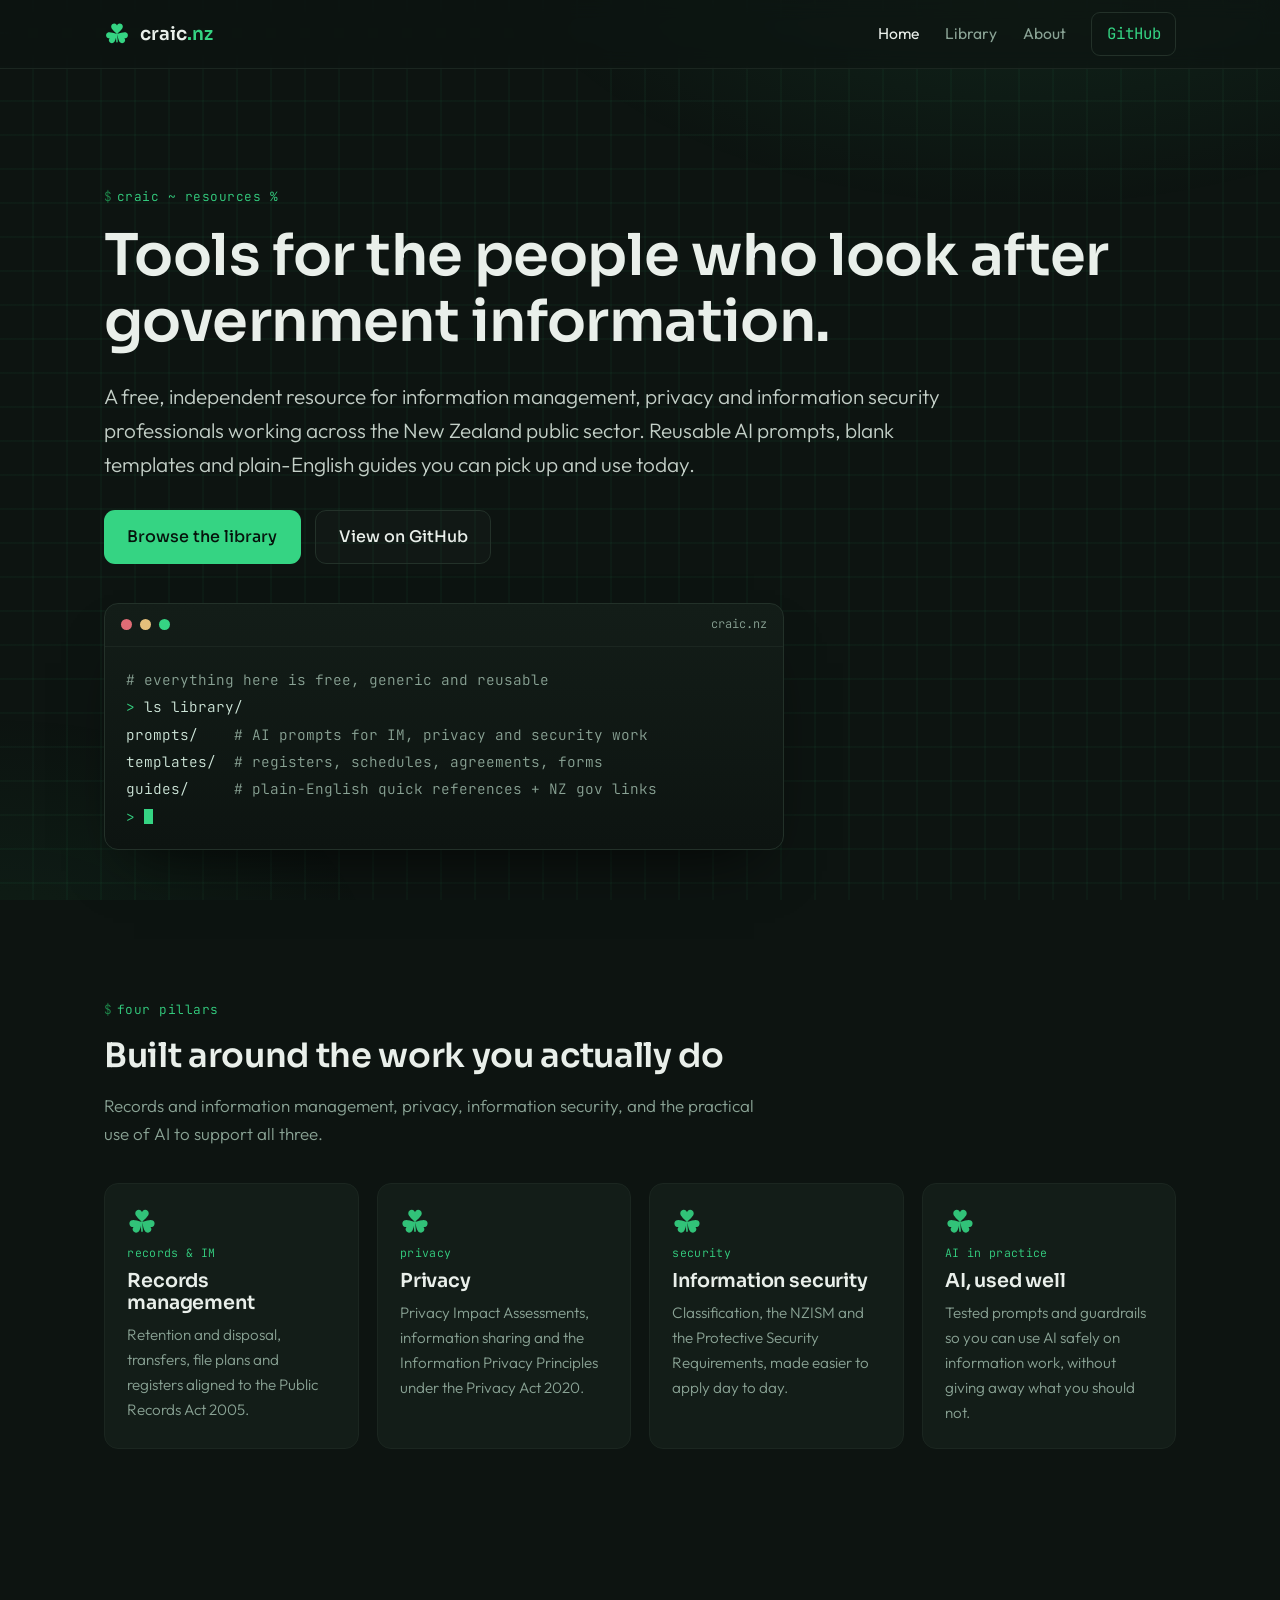
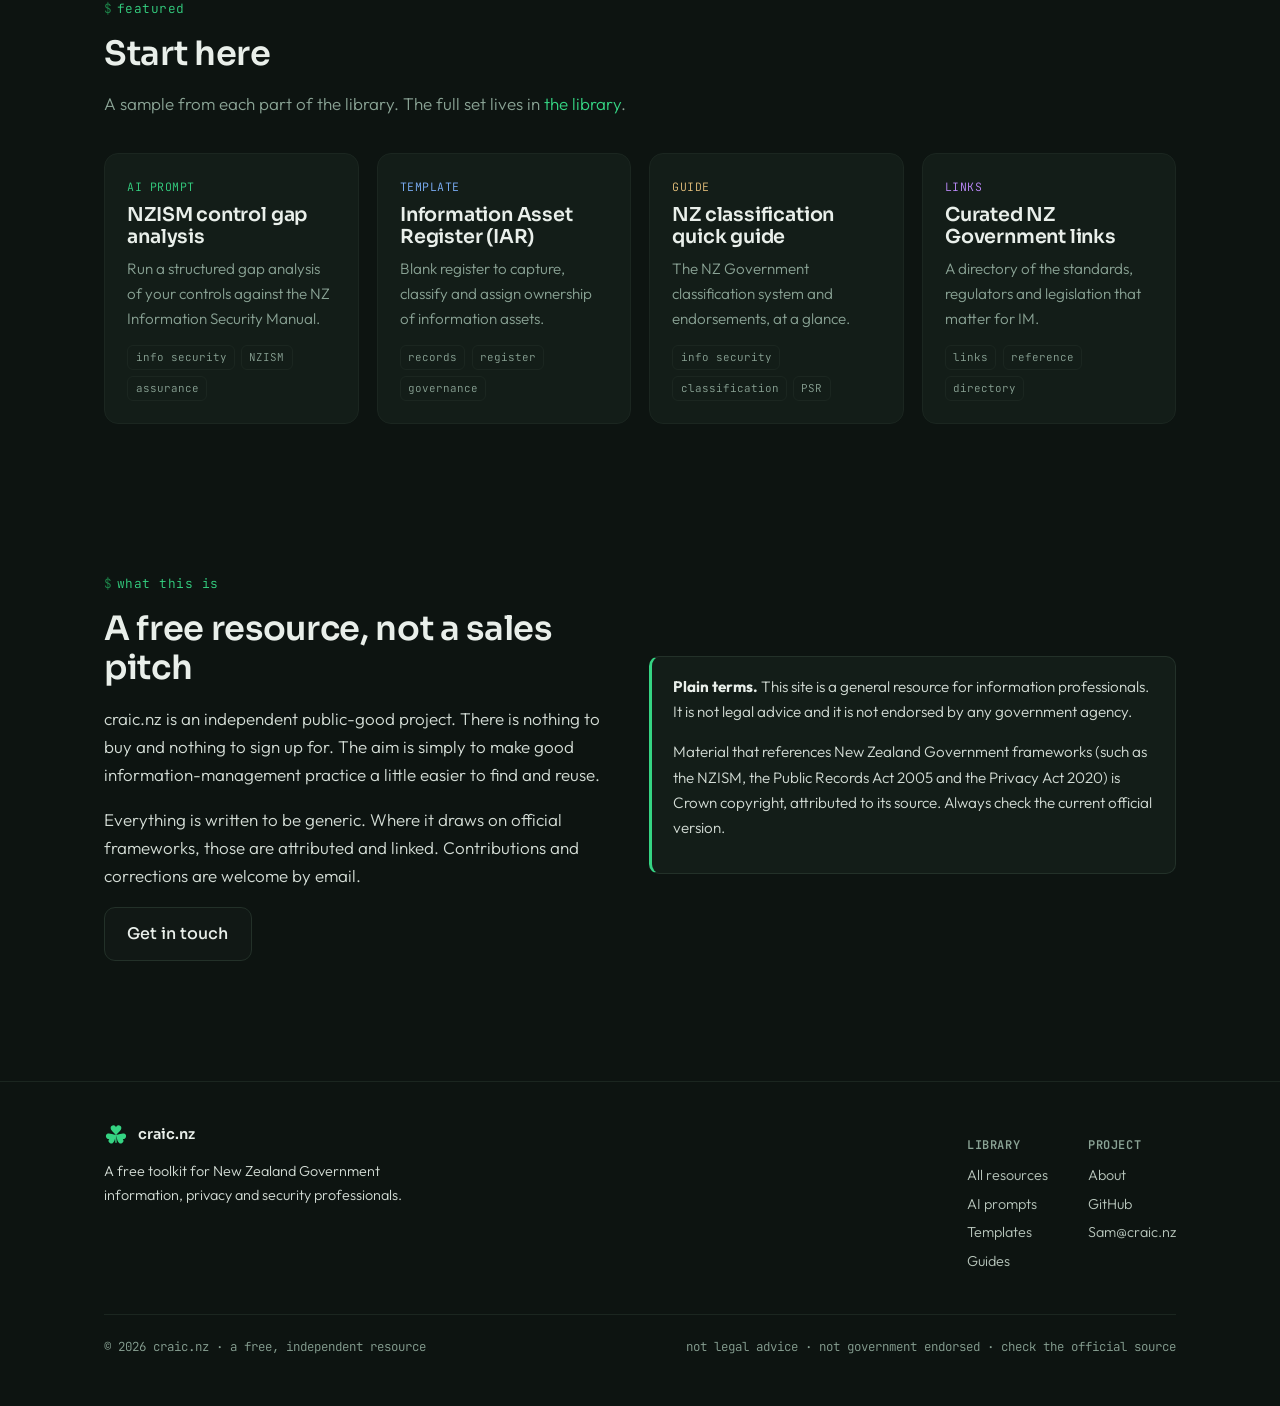
<file: index.html>
<!doctype html>
<html lang="en-NZ">
<head>
<meta charset="utf-8">
<meta name="viewport" content="width=device-width, initial-scale=1">
<title>craic.nz — a free toolkit for NZ Government information professionals</title>
<meta name="description" content="A free, independent resource for information management, privacy and information security professionals in the New Zealand public sector. AI prompts, templates and plain-English guides.">
<link rel="icon" href="assets/img/craic-favicon.svg">
<meta property="og:title" content="craic.nz — information management toolkit">
<meta property="og:description" content="Free AI prompts, templates and guides for NZ Government information, privacy and security professionals.">
<meta property="og:type" content="website">
<meta property="og:url" content="https://craic.nz/">
<meta property="og:image" content="https://craic.nz/assets/img/craic-social-share.png">
<meta name="twitter:card" content="summary_large_image">
<link rel="preconnect" href="https://fonts.googleapis.com">
<link rel="preconnect" href="https://fonts.gstatic.com" crossorigin>
<link href="https://fonts.googleapis.com/css2?family=Sora:wght@500;600&family=Outfit:wght@300;400;500&family=JetBrains+Mono:wght@400;500&display=swap" rel="stylesheet">
<link rel="stylesheet" href="assets/css/style.css">
</head>
<body>
<header class="site-header">
  <div class="wrap nav">
    <a class="brand" href="index.html"><img src="assets/img/craic-shamrock-emerald.svg" alt=""> <span class="word">craic<span class="tld">.nz</span></span></a>
    <button class="nav-toggle" aria-label="Menu">&#9776;</button>
    <nav class="nav-links">
      <a href="index.html" class="active">Home</a>
      <a href="library.html">Library</a>
      <a href="about.html">About</a>
      <a class="nav-cta" href="https://github.com/craic-nz/craic" target="_blank" rel="noopener">GitHub</a>
    </nav>
  </div>
</header>

<main>
  <section class="hero">
    <div class="wrap">
      <span class="kicker mono">craic ~ resources %</span>
      <h1>Tools for the people who look after government information.</h1>
      <p class="lead">A free, independent resource for information management, privacy and information security professionals working across the New Zealand public sector. Reusable AI prompts, blank templates and plain-English guides you can pick up and use today.</p>
      <div class="hero-actions">
        <a class="btn btn-primary" href="library.html">Browse the library</a>
        <a class="btn btn-ghost" href="https://github.com/craic-nz/craic" target="_blank" rel="noopener">View on GitHub</a>
      </div>

      <div class="terminal" aria-hidden="true">
        <div class="terminal-bar"><i></i><i></i><i></i><span>craic.nz</span></div>
        <div class="terminal-body">
<span class="c"># everything here is free, generic and reusable</span><br>
<span class="g">&gt;</span> ls library/<br>
prompts/&nbsp;&nbsp;&nbsp;&nbsp;<span class="c"># AI prompts for IM, privacy and security work</span><br>
templates/&nbsp;&nbsp;<span class="c"># registers, schedules, agreements, forms</span><br>
guides/&nbsp;&nbsp;&nbsp;&nbsp;&nbsp;<span class="c"># plain-English quick references + NZ gov links</span><br>
<span class="g">&gt;</span> <span class="cursor"></span>
        </div>
      </div>
    </div>
  </section>

  <section>
    <div class="wrap">
      <div class="section-head">
        <span class="kicker mono">four pillars</span>
        <h2>Built around the work you actually do</h2>
        <p>Records and information management, privacy, information security, and the practical use of AI to support all three.</p>
      </div>
      <div class="grid grid-4">
        <div class="card">
          <img class="mark" src="assets/img/craic-shamrock-emerald.svg" alt="">
          <span class="tag">records &amp; IM</span>
          <h3>Records management</h3>
          <p>Retention and disposal, transfers, file plans and registers aligned to the Public Records Act 2005.</p>
        </div>
        <div class="card">
          <img class="mark" src="assets/img/craic-shamrock-emerald.svg" alt="">
          <span class="tag">privacy</span>
          <h3>Privacy</h3>
          <p>Privacy Impact Assessments, information sharing and the Information Privacy Principles under the Privacy Act 2020.</p>
        </div>
        <div class="card">
          <img class="mark" src="assets/img/craic-shamrock-emerald.svg" alt="">
          <span class="tag">security</span>
          <h3>Information security</h3>
          <p>Classification, the NZISM and the Protective Security Requirements, made easier to apply day to day.</p>
        </div>
        <div class="card">
          <img class="mark" src="assets/img/craic-shamrock-emerald.svg" alt="">
          <span class="tag">AI in practice</span>
          <h3>AI, used well</h3>
          <p>Tested prompts and guardrails so you can use AI safely on information work, without giving away what you should not.</p>
        </div>
      </div>
    </div>
  </section>

  <section>
    <div class="wrap">
      <div class="section-head">
        <span class="kicker mono">featured</span>
        <h2>Start here</h2>
        <p>A sample from each part of the library. The full set lives in <a href="library.html">the library</a>.</p>
      </div>
      <div class="grid grid-4" data-featured></div>
    </div>
  </section>

  <section>
    <div class="wrap">
      <div class="grid grid-2" style="align-items:center;">
        <div>
          <span class="kicker mono">what this is</span>
          <h2>A free resource, not a sales pitch</h2>
          <p>craic.nz is an independent public-good project. There is nothing to buy and nothing to sign up for. The aim is simply to make good information-management practice a little easier to find and reuse.</p>
          <p>Everything is written to be generic. Where it draws on official frameworks, those are attributed and linked. Contributions and corrections are welcome by email.</p>
          <a class="btn btn-ghost" href="mailto:Sam@craic.nz">Get in touch</a>
        </div>
        <div class="callout">
          <p><strong>Plain terms.</strong> This site is a general resource for information professionals. It is not legal advice and it is not endorsed by any government agency.</p>
          <p>Material that references New Zealand Government frameworks (such as the NZISM, the Public Records Act 2005 and the Privacy Act 2020) is Crown copyright, attributed to its source. Always check the current official version.</p>
        </div>
      </div>
    </div>
  </section>
</main>

<footer class="site-footer">
  <div class="wrap">
    <div class="footer-grid">
      <div>
        <div class="footer-brand"><img src="assets/img/craic-shamrock-emerald.svg" alt=""> craic.nz</div>
        <p style="margin-top:.8rem; max-width:34ch;">A free toolkit for New Zealand Government information, privacy and security professionals.</p>
      </div>
      <div class="footer-links">
        <div>
          <h4>Library</h4>
          <a href="library.html">All resources</a>
          <a href="library.html">AI prompts</a>
          <a href="library.html">Templates</a>
          <a href="library.html">Guides</a>
        </div>
        <div>
          <h4>Project</h4>
          <a href="about.html">About</a>
          <a href="https://github.com/craic-nz/craic" target="_blank" rel="noopener">GitHub</a>
          <a href="mailto:Sam@craic.nz">Sam@craic.nz</a>
        </div>
      </div>
    </div>
    <div class="footer-bottom">
      <span>&copy; <span data-year>2026</span> craic.nz &middot; a free, independent resource</span>
      <span>not legal advice &middot; not government endorsed &middot; check the official source</span>
    </div>
  </div>
</footer>

<script src="assets/js/resources.js"></script>
<script src="assets/js/main.js"></script>
</body>
</html>
</file>
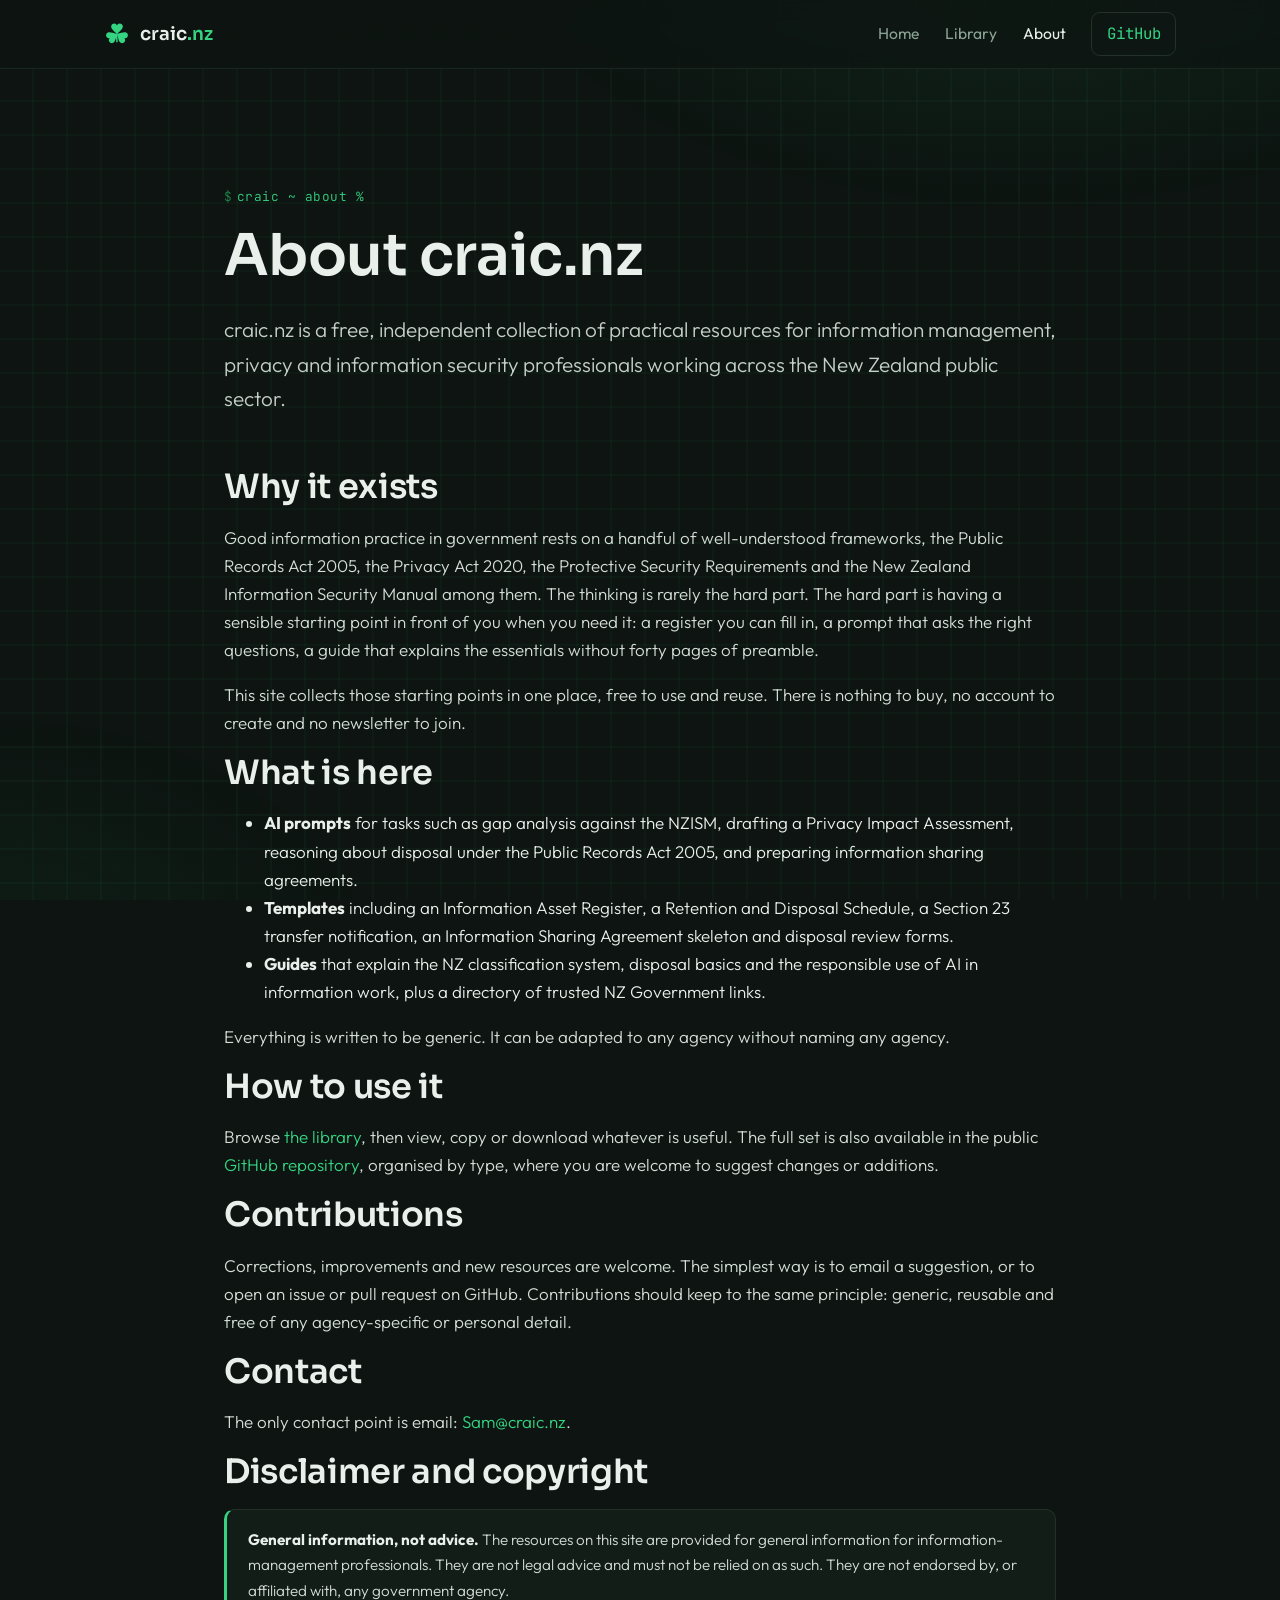
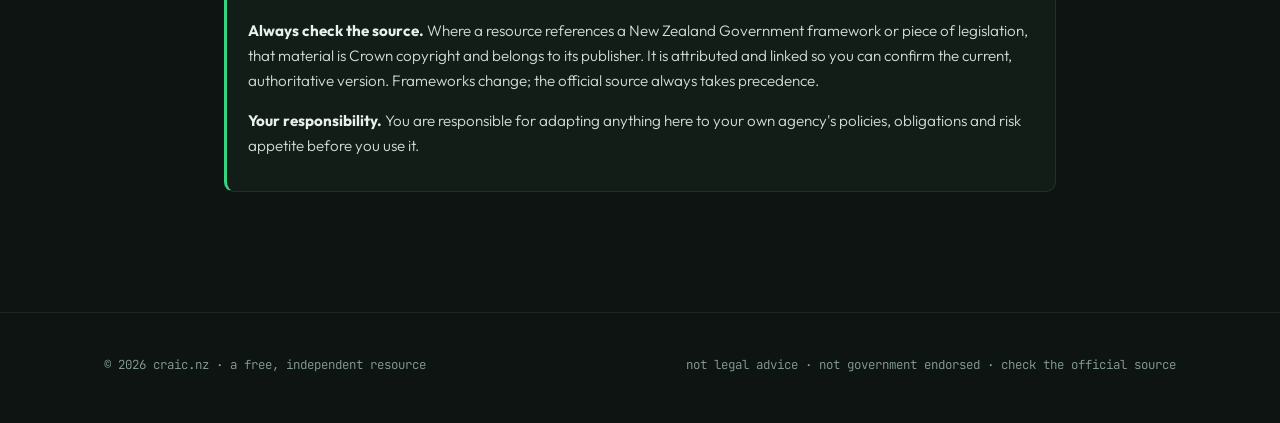
<file: about.html>
<!doctype html>
<html lang="en-NZ">
<head>
<meta charset="utf-8">
<meta name="viewport" content="width=device-width, initial-scale=1">
<title>About — craic.nz</title>
<meta name="description" content="About craic.nz, a free and independent resource for NZ Government information management, privacy and security professionals.">
<link rel="icon" href="assets/img/craic-favicon.svg">
<meta property="og:title" content="About — craic.nz">
<meta property="og:image" content="https://craic.nz/assets/img/craic-social-share.png">
<link rel="preconnect" href="https://fonts.googleapis.com">
<link rel="preconnect" href="https://fonts.gstatic.com" crossorigin>
<link href="https://fonts.googleapis.com/css2?family=Sora:wght@500;600&family=Outfit:wght@300;400;500&family=JetBrains+Mono:wght@400;500&display=swap" rel="stylesheet">
<link rel="stylesheet" href="assets/css/style.css">
</head>
<body>
<header class="site-header">
  <div class="wrap nav">
    <a class="brand" href="index.html"><img src="assets/img/craic-shamrock-emerald.svg" alt=""> <span class="word">craic<span class="tld">.nz</span></span></a>
    <button class="nav-toggle" aria-label="Menu">&#9776;</button>
    <nav class="nav-links">
      <a href="index.html">Home</a>
      <a href="library.html">Library</a>
      <a href="about.html" class="active">About</a>
      <a class="nav-cta" href="https://github.com/craic-nz/craic" target="_blank" rel="noopener">GitHub</a>
    </nav>
  </div>
</header>

<main>
  <section class="hero" style="padding-bottom:2rem;">
    <div class="wrap" style="max-width:80ch;">
      <span class="kicker mono">craic ~ about %</span>
      <h1>About craic.nz</h1>
      <p class="lead">craic.nz is a free, independent collection of practical resources for information management, privacy and information security professionals working across the New Zealand public sector.</p>
    </div>
  </section>

  <section style="padding-top:0;">
    <div class="wrap" style="max-width:80ch;">
      <h2>Why it exists</h2>
      <p>Good information practice in government rests on a handful of well-understood frameworks, the Public Records Act 2005, the Privacy Act 2020, the Protective Security Requirements and the New Zealand Information Security Manual among them. The thinking is rarely the hard part. The hard part is having a sensible starting point in front of you when you need it: a register you can fill in, a prompt that asks the right questions, a guide that explains the essentials without forty pages of preamble.</p>
      <p>This site collects those starting points in one place, free to use and reuse. There is nothing to buy, no account to create and no newsletter to join.</p>

      <h2>What is here</h2>
      <ul>
        <li><strong>AI prompts</strong> for tasks such as gap analysis against the NZISM, drafting a Privacy Impact Assessment, reasoning about disposal under the Public Records Act 2005, and preparing information sharing agreements.</li>
        <li><strong>Templates</strong> including an Information Asset Register, a Retention and Disposal Schedule, a Section 23 transfer notification, an Information Sharing Agreement skeleton and disposal review forms.</li>
        <li><strong>Guides</strong> that explain the NZ classification system, disposal basics and the responsible use of AI in information work, plus a directory of trusted NZ Government links.</li>
      </ul>
      <p>Everything is written to be generic. It can be adapted to any agency without naming any agency.</p>

      <h2>How to use it</h2>
      <p>Browse <a href="library.html">the library</a>, then view, copy or download whatever is useful. The full set is also available in the public <a href="https://github.com/craic-nz/craic" target="_blank" rel="noopener">GitHub repository</a>, organised by type, where you are welcome to suggest changes or additions.</p>

      <h2>Contributions</h2>
      <p>Corrections, improvements and new resources are welcome. The simplest way is to email a suggestion, or to open an issue or pull request on GitHub. Contributions should keep to the same principle: generic, reusable and free of any agency-specific or personal detail.</p>

      <h2>Contact</h2>
      <p>The only contact point is email: <a href="mailto:Sam@craic.nz">Sam@craic.nz</a>.</p>

      <h2>Disclaimer and copyright</h2>
      <div class="callout">
        <p><strong>General information, not advice.</strong> The resources on this site are provided for general information for information-management professionals. They are not legal advice and must not be relied on as such. They are not endorsed by, or affiliated with, any government agency.</p>
        <p><strong>Always check the source.</strong> Where a resource references a New Zealand Government framework or piece of legislation, that material is Crown copyright and belongs to its publisher. It is attributed and linked so you can confirm the current, authoritative version. Frameworks change; the official source always takes precedence.</p>
        <p><strong>Your responsibility.</strong> You are responsible for adapting anything here to your own agency's policies, obligations and risk appetite before you use it.</p>
      </div>
    </div>
  </section>
</main>

<footer class="site-footer">
  <div class="wrap">
    <div class="footer-bottom" style="border:0; margin:0; padding:0;">
      <span>&copy; <span data-year>2026</span> craic.nz &middot; a free, independent resource</span>
      <span>not legal advice &middot; not government endorsed &middot; check the official source</span>
    </div>
  </div>
</footer>

<script src="assets/js/main.js"></script>
</body>
</html>
</file>
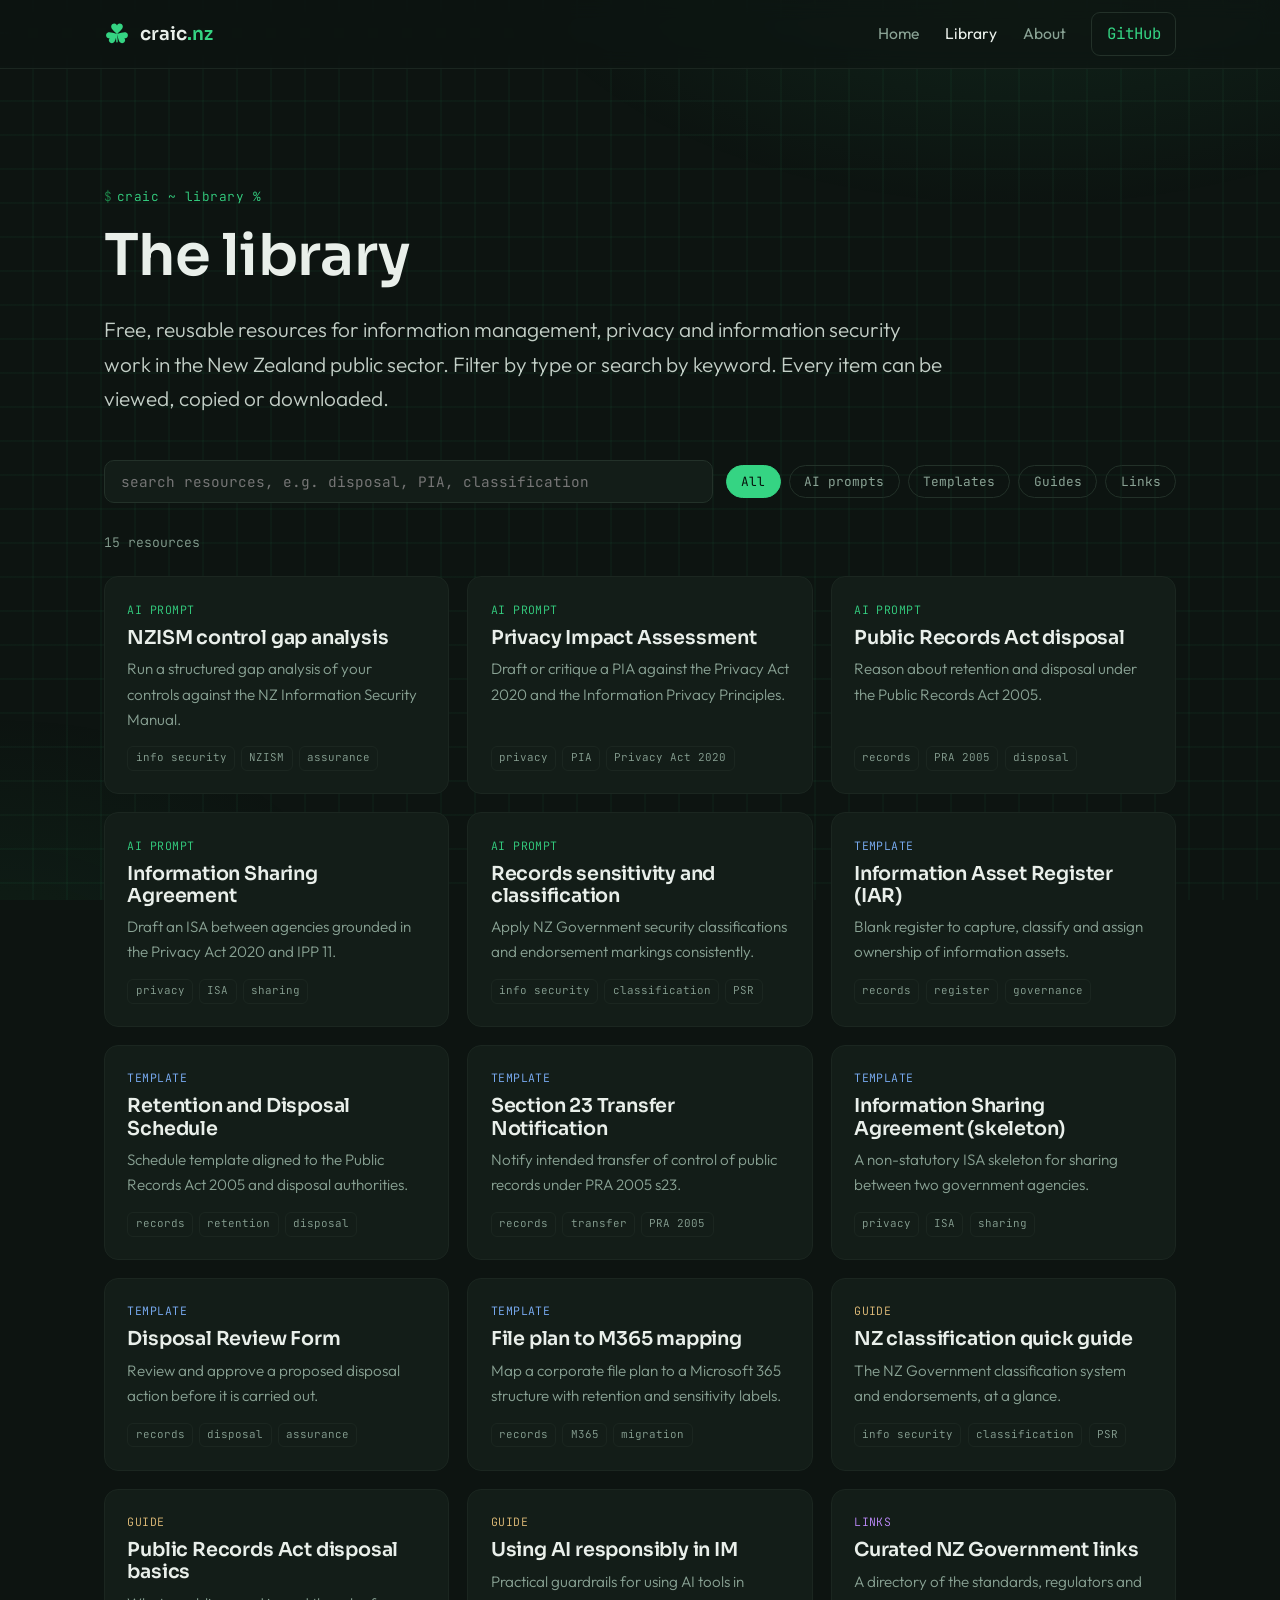
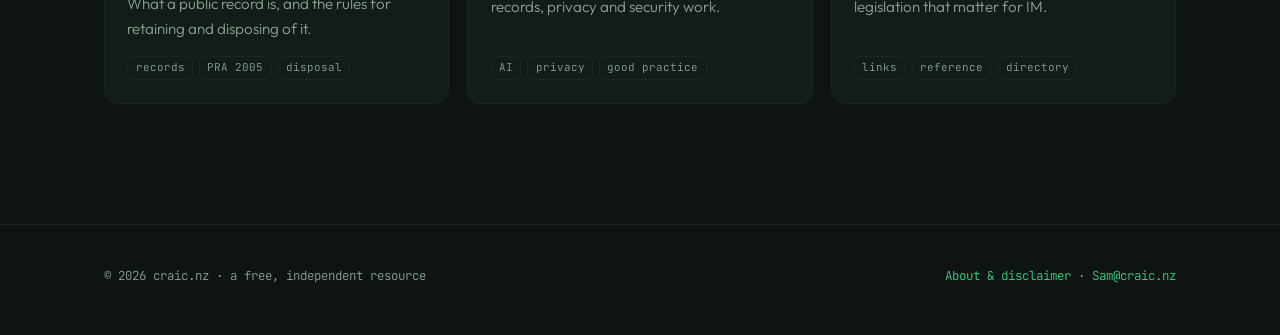
<file: library.html>
<!doctype html>
<html lang="en-NZ">
<head>
<meta charset="utf-8">
<meta name="viewport" content="width=device-width, initial-scale=1">
<title>Library — craic.nz</title>
<meta name="description" content="AI prompts, templates and guides for NZ Government information management, privacy and information security professionals.">
<link rel="icon" href="assets/img/craic-favicon.svg">
<meta property="og:title" content="Library — craic.nz">
<meta property="og:description" content="Free AI prompts, templates and guides for NZ Government information professionals.">
<meta property="og:image" content="https://craic.nz/assets/img/craic-social-share.png">
<link rel="preconnect" href="https://fonts.googleapis.com">
<link rel="preconnect" href="https://fonts.gstatic.com" crossorigin>
<link href="https://fonts.googleapis.com/css2?family=Sora:wght@500;600&family=Outfit:wght@300;400;500&family=JetBrains+Mono:wght@400;500&display=swap" rel="stylesheet">
<link rel="stylesheet" href="assets/css/style.css">
</head>
<body>
<header class="site-header">
  <div class="wrap nav">
    <a class="brand" href="index.html"><img src="assets/img/craic-shamrock-emerald.svg" alt=""> <span class="word">craic<span class="tld">.nz</span></span></a>
    <button class="nav-toggle" aria-label="Menu">&#9776;</button>
    <nav class="nav-links">
      <a href="index.html">Home</a>
      <a href="library.html" class="active">Library</a>
      <a href="about.html">About</a>
      <a class="nav-cta" href="https://github.com/craic-nz/craic" target="_blank" rel="noopener">GitHub</a>
    </nav>
  </div>
</header>

<main>
  <section class="hero" style="padding-bottom:1.5rem;">
    <div class="wrap">
      <span class="kicker mono">craic ~ library %</span>
      <h1>The library</h1>
      <p class="lead">Free, reusable resources for information management, privacy and information security work in the New Zealand public sector. Filter by type or search by keyword. Every item can be viewed, copied or downloaded.</p>
    </div>
  </section>

  <section style="padding-top:0;">
    <div class="wrap">
      <div class="toolbar">
        <input class="search" data-search type="search" placeholder="search resources, e.g. disposal, PIA, classification" aria-label="Search resources">
        <div class="filters">
          <button class="chip active" data-cat="all">All</button>
          <button class="chip" data-cat="prompt">AI prompts</button>
          <button class="chip" data-cat="template">Templates</button>
          <button class="chip" data-cat="guide">Guides</button>
          <button class="chip" data-cat="link">Links</button>
        </div>
      </div>
      <p class="mono" style="color:var(--muted); font-size:.82rem; margin-bottom:1.4rem;"><span data-count></span></p>
      <div class="grid grid-3" data-catalogue></div>
    </div>
  </section>
</main>

<footer class="site-footer">
  <div class="wrap">
    <div class="footer-bottom" style="border:0; margin:0; padding:0;">
      <span>&copy; <span data-year>2026</span> craic.nz &middot; a free, independent resource</span>
      <span><a href="about.html">About &amp; disclaimer</a> &middot; <a href="mailto:Sam@craic.nz">Sam@craic.nz</a></span>
    </div>
  </div>
</footer>

<script src="assets/js/resources.js"></script>
<script src="assets/js/main.js"></script>
</body>
</html>
</file>
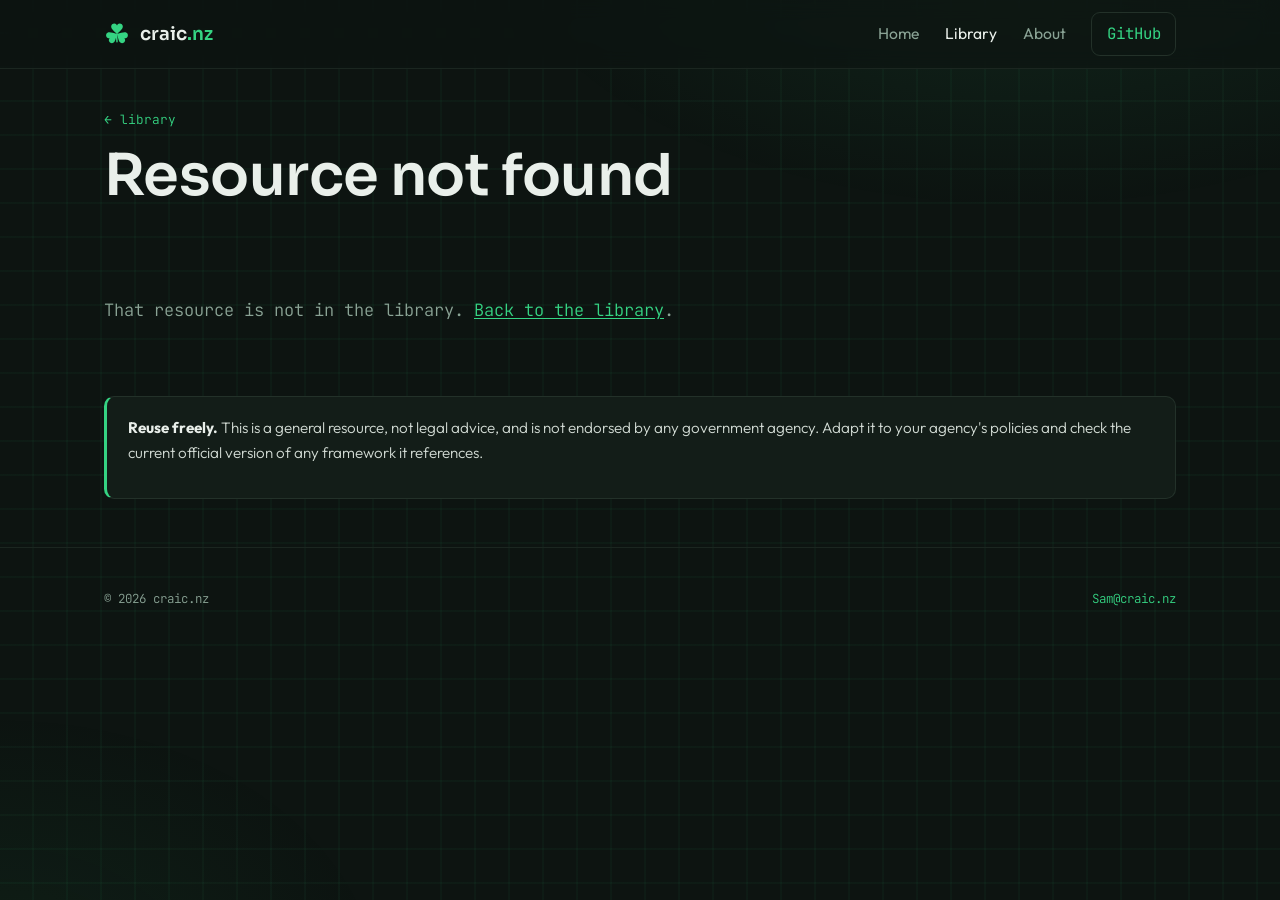
<file: resource.html>
<!doctype html>
<html lang="en-NZ">
<head>
<meta charset="utf-8">
<meta name="viewport" content="width=device-width, initial-scale=1">
<title>Resource — craic.nz</title>
<meta name="description" content="A free information management resource from craic.nz.">
<link rel="icon" href="assets/img/craic-favicon.svg">
<link rel="preconnect" href="https://fonts.googleapis.com">
<link rel="preconnect" href="https://fonts.gstatic.com" crossorigin>
<link href="https://fonts.googleapis.com/css2?family=Sora:wght@500;600&family=Outfit:wght@300;400;500&family=JetBrains+Mono:wght@400;500&display=swap" rel="stylesheet">
<link rel="stylesheet" href="assets/css/style.css">
</head>
<body>
<header class="site-header">
  <div class="wrap nav">
    <a class="brand" href="index.html"><img src="assets/img/craic-shamrock-emerald.svg" alt=""> <span class="word">craic<span class="tld">.nz</span></span></a>
    <button class="nav-toggle" aria-label="Menu">&#9776;</button>
    <nav class="nav-links">
      <a href="index.html">Home</a>
      <a href="library.html" class="active">Library</a>
      <a href="about.html">About</a>
      <a class="nav-cta" href="https://github.com/craic-nz/craic" target="_blank" rel="noopener">GitHub</a>
    </nav>
  </div>
</header>

<main>
  <div class="wrap doc-layout">
    <div>
      <p class="mono" style="font-size:.8rem;"><a href="library.html">&larr; library</a></p>
      <h1 data-doc-title>Loading…</h1>
      <div class="doc-actions" data-doc-actions></div>
      <article class="markdown" data-doc-body>
        <p class="empty">Loading resource…</p>
      </article>
      <div class="callout" style="margin-top:2.5rem;">
        <p><strong>Reuse freely.</strong> This is a general resource, not legal advice, and is not endorsed by any government agency. Adapt it to your agency's policies and check the current official version of any framework it references.</p>
      </div>
    </div>
  </div>
</main>

<footer class="site-footer">
  <div class="wrap">
    <div class="footer-bottom" style="border:0; margin:0; padding:0;">
      <span>&copy; <span data-year>2026</span> craic.nz</span>
      <span><a href="mailto:Sam@craic.nz">Sam@craic.nz</a></span>
    </div>
  </div>
</footer>

<script src="assets/js/marked.min.js"></script>
<script src="assets/js/resources.js"></script>
<script src="assets/js/main.js"></script>
<script src="assets/js/resource.js"></script>
</body>
</html>
</file>
<file: assets/css/style.css>
/* craic.nz — terminal direction
   Emerald #35D483 / Shamrock #1E8A4C / Surface #131D18 / Void #0D1411 / Mist #E9EFEA
   Sora (display) · Outfit (body) · JetBrains Mono (labels/code) */

:root {
  --emerald: #35D483;
  --shamrock: #1E8A4C;
  --surface: #131D18;
  --surface-2: #18241e;
  --void: #0D1411;
  --mist: #E9EFEA;
  --muted: #8aa395;
  --line: #233129;
  --line-soft: #1b2620;
  --glow: 0 0 0 1px rgba(53,212,131,.18), 0 18px 50px -20px rgba(53,212,131,.25);
  --radius: 14px;
  --maxw: 1120px;
  --font-display: "Sora", system-ui, sans-serif;
  --font-body: "Outfit", system-ui, sans-serif;
  --font-mono: "JetBrains Mono", ui-monospace, "SF Mono", Menlo, monospace;
}

* { box-sizing: border-box; }
html { scroll-behavior: smooth; -webkit-text-size-adjust: 100%; text-size-adjust: 100%; }
body {
  margin: 0;
  background: var(--void);
  color: var(--mist);
  font-family: var(--font-body);
  font-weight: 300;
  font-size: 17px;
  line-height: 1.65;
  -webkit-font-smoothing: antialiased;
  text-rendering: optimizeLegibility;
}

/* subtle background grid + glow */
body::before {
  content: "";
  position: fixed;
  inset: 0;
  background:
    radial-gradient(900px 500px at 80% -10%, rgba(53,212,131,.10), transparent 60%),
    radial-gradient(700px 500px at 0% 110%, rgba(30,138,76,.10), transparent 55%),
    linear-gradient(transparent 95%, rgba(53,212,131,.04) 0) 0 0 / 100% 34px,
    linear-gradient(90deg, transparent 95%, rgba(53,212,131,.04) 0) 0 0 / 34px 100%;
  pointer-events: none;
  z-index: 0;
}
main, header, footer { position: relative; z-index: 1; }

a { color: var(--emerald); text-decoration: none; }
a:hover { text-decoration: underline; text-underline-offset: 3px; }

h1, h2, h3, h4 { font-family: var(--font-display); font-weight: 600; line-height: 1.15; letter-spacing: -.01em; color: var(--mist); }
h1 { font-size: clamp(2.2rem, 5vw, 3.6rem); margin: 0 0 .4em; }
h2 { font-size: clamp(1.5rem, 3vw, 2.1rem); margin: 0 0 .5em; }
h3 { font-size: 1.2rem; margin: 0 0 .4em; }
p { margin: 0 0 1em; color: #d4ddd6; }

.wrap { max-width: var(--maxw); margin: 0 auto; padding: 0 24px; }
.mono { font-family: var(--font-mono); }

/* prompt label e.g. "craic ~ resources %" */
.kicker {
  font-family: var(--font-mono);
  font-size: .8rem;
  letter-spacing: .04em;
  color: var(--emerald);
  text-transform: lowercase;
  display: inline-flex;
  align-items: center;
  gap: .5ch;
  margin-bottom: 1rem;
}
.kicker::before { content: "$"; color: var(--shamrock); }

/* ---------- header ---------- */
.site-header {
  position: sticky; top: 0;
  backdrop-filter: blur(10px);
  background: rgba(13,20,17,.72);
  border-bottom: 1px solid var(--line-soft);
}
.nav { display: flex; align-items: center; justify-content: space-between; height: 68px; }
.brand { display: flex; align-items: center; gap: .6rem; font-family: var(--font-display); font-weight: 600; font-size: 1.15rem; color: var(--mist); }
.brand:hover { text-decoration: none; }
.brand img { width: 26px; height: 26px; display: block; }
.brand .tld { color: var(--emerald); }
.nav-links { display: flex; align-items: center; gap: 1.6rem; }
.nav-links a { color: var(--muted); font-size: .98rem; font-weight: 400; }
.nav-links a:hover, .nav-links a.active { color: var(--mist); text-decoration: none; }
.nav-cta {
  font-family: var(--font-mono); font-size: .85rem;
  border: 1px solid var(--line); padding: .5rem .9rem; border-radius: 9px;
  color: var(--emerald) !important;
}
.nav-cta:hover { border-color: var(--emerald); box-shadow: var(--glow); text-decoration: none !important; }
.nav-toggle { display: none; background: none; border: 0; color: var(--mist); font-size: 1.6rem; cursor: pointer; }

/* ---------- hero ---------- */
.hero { padding: clamp(3.5rem, 9vw, 7rem) 0 clamp(2.5rem, 6vw, 4.5rem); }
.hero .lead { font-size: clamp(1.05rem, 2.2vw, 1.3rem); color: #c3cfc7; max-width: 60ch; }
.hero-actions { display: flex; flex-wrap: wrap; gap: .9rem; margin-top: 1.8rem; }

.btn {
  font-family: var(--font-display); font-weight: 500; font-size: 1rem;
  padding: .8rem 1.4rem; border-radius: 11px; cursor: pointer; display: inline-flex; align-items: center; gap: .5rem;
  border: 1px solid transparent; transition: .18s ease;
}
.btn:hover { text-decoration: none; transform: translateY(-1px); }
.btn-primary { background: var(--emerald); color: #06130c; }
.btn-primary:hover { box-shadow: var(--glow); }
.btn-ghost { border-color: var(--line); color: var(--mist); background: rgba(255,255,255,.02); }
.btn-ghost:hover { border-color: var(--emerald); }

/* terminal flourish */
.terminal {
  margin-top: 2.4rem;
  border: 1px solid var(--line);
  border-radius: var(--radius);
  background: linear-gradient(180deg, var(--surface), var(--void));
  box-shadow: 0 30px 60px -30px rgba(0,0,0,.8);
  overflow: hidden;
  max-width: 680px;
}
.terminal-bar { display: flex; align-items: center; gap: .5rem; padding: .7rem 1rem; border-bottom: 1px solid var(--line-soft); }
.terminal-bar i { width: 11px; height: 11px; border-radius: 50%; display: inline-block; background: #2b3a31; }
.terminal-bar i:nth-child(1){ background:#e06c75; } .terminal-bar i:nth-child(2){ background:#e5c07b; } .terminal-bar i:nth-child(3){ background:var(--emerald); }
.terminal-bar span { margin-left: auto; font-family: var(--font-mono); font-size: .75rem; color: var(--muted); }
.terminal-body { padding: 1.2rem 1.3rem; font-family: var(--font-mono); font-size: .9rem; line-height: 1.9; color: #cfe7da; }
.terminal-body .c { color: var(--muted); }
.terminal-body .g { color: var(--emerald); }
.terminal-body .cursor { display:inline-block; width:9px; height:1.05em; background:var(--emerald); vertical-align:-2px; animation: blink 1.1s steps(1) infinite; }
@keyframes blink { 50% { opacity: 0; } }

/* ---------- sections ---------- */
section { padding: clamp(2.5rem, 6vw, 4.5rem) 0; }
.section-head { max-width: 60ch; margin-bottom: 2.2rem; }
.section-head p { color: var(--muted); }

/* pillar grid */
.grid { display: grid; gap: 18px; }
.grid-4 { grid-template-columns: repeat(4, 1fr); }
.grid-3 { grid-template-columns: repeat(3, 1fr); }
.grid-2 { grid-template-columns: repeat(2, 1fr); }

.card {
  background: var(--surface);
  border: 1px solid var(--line-soft);
  border-radius: var(--radius);
  padding: 1.4rem;
  transition: .18s ease;
  display: flex; flex-direction: column;
}
.card:hover { border-color: var(--line); transform: translateY(-2px); box-shadow: 0 20px 40px -28px rgba(0,0,0,.9); }
.card .tag { font-family: var(--font-mono); font-size: .72rem; color: var(--emerald); letter-spacing: .03em; }
.card h3 { margin-top: .5rem; }
.card p { color: var(--muted); font-size: .95rem; margin-bottom: 0; }
.card .mark { width: 30px; height: 30px; opacity: .9; margin-bottom: .4rem; }
.card-link::after { content: " \2192"; }

/* resource catalogue */
.toolbar { display: flex; flex-wrap: wrap; gap: .8rem; align-items: center; margin-bottom: 1.8rem; }
.search {
  flex: 1; min-width: 240px;
  background: var(--surface); border: 1px solid var(--line); border-radius: 10px;
  padding: .7rem 1rem; color: var(--mist); font-family: var(--font-mono); font-size: .9rem;
}
.search:focus { outline: none; border-color: var(--emerald); box-shadow: var(--glow); }
.filters { display: flex; gap: .5rem; flex-wrap: wrap; }
.chip {
  font-family: var(--font-mono); font-size: .8rem; color: var(--muted);
  border: 1px solid var(--line); background: transparent; border-radius: 999px;
  padding: .45rem .9rem; cursor: pointer; transition: .15s;
}
.chip:hover { color: var(--mist); border-color: var(--line); }
.chip.active { color: #06130c; background: var(--emerald); border-color: var(--emerald); }

.res-card { cursor: pointer; }
.res-card .cat { font-family: var(--font-mono); font-size: .72rem; letter-spacing: .04em; text-transform: uppercase; }
.cat-prompt { color: var(--emerald); }
.cat-template { color: #7fb4ff; }
.cat-guide { color: #e5c07b; }
.cat-link { color: #c08cff; }
.res-card .tags { margin-top: auto; padding-top: .9rem; display: flex; gap: .4rem; flex-wrap: wrap; }
.res-card .tags span { font-family: var(--font-mono); font-size: .68rem; color: var(--muted); border: 1px solid var(--line-soft); border-radius: 6px; padding: .15rem .45rem; }
.empty { color: var(--muted); font-family: var(--font-mono); padding: 2rem 0; }

/* ---------- doc viewer ---------- */
.doc-layout { display: grid; grid-template-columns: 1fr; gap: 2rem; padding-top: 2.5rem; }
.doc-actions { display: flex; flex-wrap: wrap; gap: .7rem; margin: 1rem 0 2rem; }
.doc-actions a, .doc-actions button {
  font-family: var(--font-mono); font-size: .82rem; color: var(--mist);
  border: 1px solid var(--line); background: var(--surface); border-radius: 9px; padding: .5rem .9rem; cursor: pointer;
}
.doc-actions a:hover, .doc-actions button:hover { border-color: var(--emerald); text-decoration: none; }
.markdown { max-width: 80ch; }
.markdown h1 { font-size: 2rem; margin-top: 0; }
.markdown h2 { margin-top: 2rem; padding-bottom: .3rem; border-bottom: 1px solid var(--line-soft); }
.markdown h3 { margin-top: 1.6rem; color: var(--emerald); }
.markdown blockquote { border-left: 3px solid var(--shamrock); margin: 1rem 0; padding: .3rem 1rem; color: var(--muted); background: rgba(255,255,255,.02); border-radius: 0 8px 8px 0; }
.markdown code { font-family: var(--font-mono); font-size: .88em; background: var(--surface-2); padding: .12em .4em; border-radius: 5px; color: #cfe7da; }
.markdown pre { background: #0a0f0c; border: 1px solid var(--line); border-radius: 10px; padding: 1.1rem 1.2rem; overflow-x: auto; }
.markdown pre code { background: none; padding: 0; color: #d7e7dd; line-height: 1.6; }
.markdown table { border-collapse: collapse; width: 100%; margin: 1.2rem 0; font-size: .92rem; }
.markdown th, .markdown td { border: 1px solid var(--line); padding: .55rem .7rem; text-align: left; vertical-align: top; }
.markdown th { background: var(--surface-2); font-family: var(--font-display); font-weight: 500; }
.markdown ul, .markdown ol { padding-left: 1.3rem; }
.markdown li { margin: .3rem 0; }
.markdown hr { border: 0; border-top: 1px solid var(--line-soft); margin: 2rem 0; }
.markdown a { text-decoration: underline; text-underline-offset: 2px; }

/* ---------- callout / disclaimer ---------- */
.callout {
  border: 1px solid var(--line); border-left: 3px solid var(--emerald);
  background: var(--surface); border-radius: 10px; padding: 1.1rem 1.3rem; color: var(--muted); font-size: .95rem;
}
.callout strong { color: var(--mist); }

/* ---------- footer ---------- */
.site-footer { border-top: 1px solid var(--line-soft); margin-top: 3rem; padding: 2.6rem 0 3rem; color: var(--muted); font-size: .9rem; }
.footer-grid { display: flex; flex-wrap: wrap; gap: 2rem; justify-content: space-between; }
.footer-brand { display: flex; align-items: center; gap: .6rem; color: var(--mist); font-family: var(--font-display); font-weight: 600; }
.footer-brand img { width: 24px; height: 24px; }
.footer-links { display: flex; gap: 2.5rem; flex-wrap: wrap; }
.footer-links h4 { font-family: var(--font-mono); font-size: .75rem; text-transform: uppercase; letter-spacing: .05em; color: var(--muted); margin-bottom: .7rem; }
.footer-links a { display: block; color: #b9c7bd; font-size: .9rem; margin: .3rem 0; }
.footer-bottom { margin-top: 2.2rem; padding-top: 1.4rem; border-top: 1px solid var(--line-soft); display: flex; flex-wrap: wrap; gap: .6rem 1.5rem; justify-content: space-between; font-family: var(--font-mono); font-size: .78rem; }

/* ---------- responsive ---------- */
@media (max-width: 860px) {
  .grid-4 { grid-template-columns: repeat(2, 1fr); }
  .grid-3 { grid-template-columns: repeat(2, 1fr); }
}
@media (max-width: 640px) {
  .nav-links { position: fixed; inset: 68px 0 auto 0; flex-direction: column; align-items: flex-start;
    gap: 0; background: var(--surface); border-bottom: 1px solid var(--line); padding: .5rem 24px 1.2rem; display: none; }
  .nav-links.open { display: flex; }
  .nav-links a { padding: .7rem 0; width: 100%; }
  .nav-toggle { display: block; }
  .grid-4, .grid-3, .grid-2 { grid-template-columns: 1fr; }
  body { font-size: 16px; }
}

/* ---------- brand wordmark (keep craic + .nz tight) ---------- */
.brand .word { white-space: nowrap; }

/* ---------- mobile-safe wide tables ---------- */
.table-scroll { overflow-x: auto; -webkit-overflow-scrolling: touch; margin: 1.2rem 0; }
.table-scroll table { margin: 0; }
.markdown { overflow-wrap: break-word; }

/* ---------- mobile refinements ---------- */
@media (max-width: 640px) {
  body { overflow-x: clip; }
  .wrap { padding: 0 18px; }
  .hero { padding-top: 2.4rem; }
  .terminal { margin-top: 1.8rem; }
  .terminal-body { font-size: .74rem; line-height: 1.85; overflow-x: auto; }
  .doc-layout { padding-top: 1.6rem; }
  .markdown table { font-size: .82rem; }
  .markdown pre { font-size: .8rem; }
  .footer-links { gap: 1.6rem; }
  .hero-actions .btn { flex: 1 1 auto; justify-content: center; }
}
</file>
